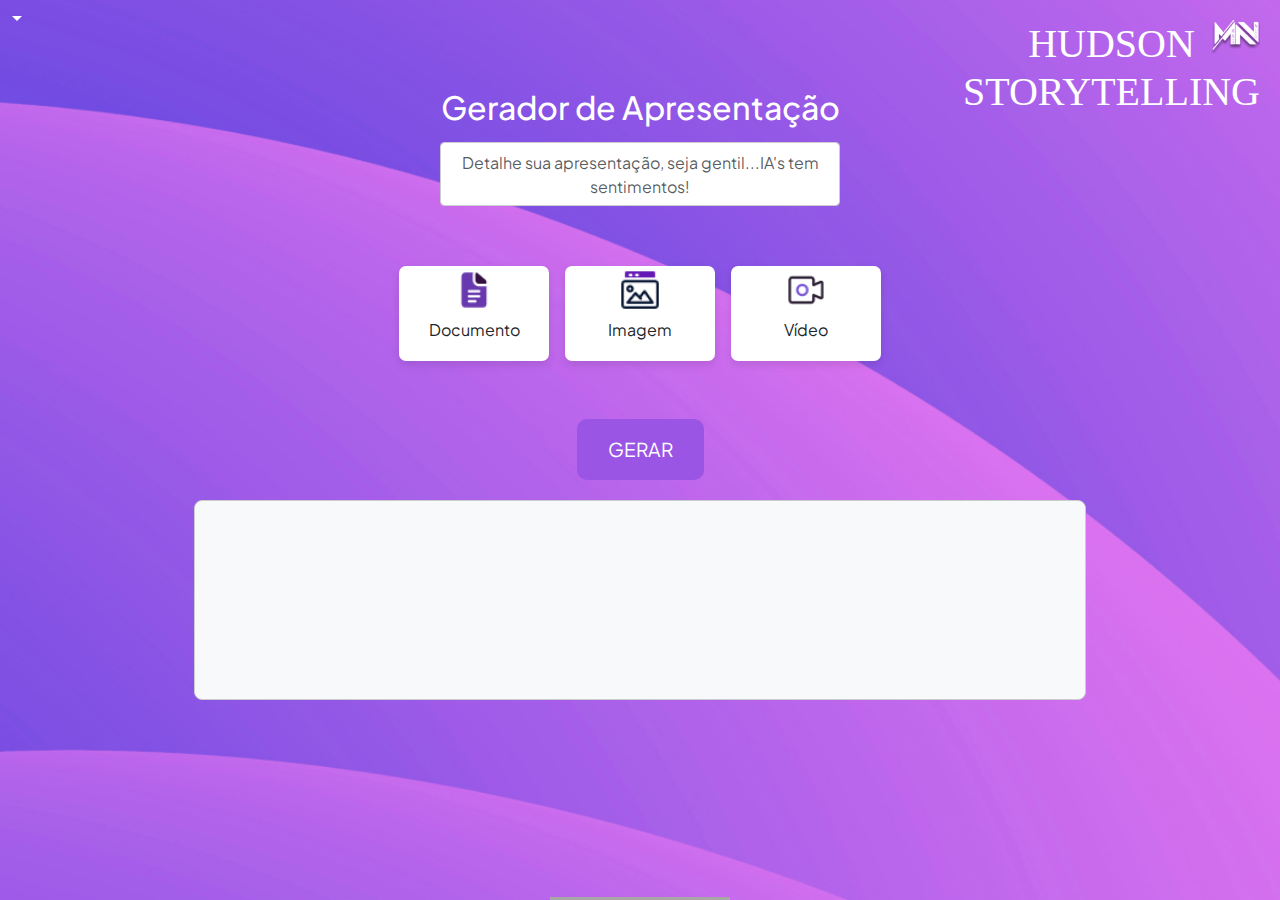
<file: assets/html/index.html>
<script type="importmap">
    {
      "imports": {
        "@google/generative-ai": "https://esm.run/@google/generative-ai"
      }
    }
</script>
<!DOCTYPE html>
<html lang="pt-br">

<head>
    <script type="module" src="/assets/js/api.js"></script>
    <meta charset="UTF-8">
    <meta name="viewport" content="width=device-width, initial-scale=1.0">
    <title>Gerador de PowerPoint</title>
    <link rel="stylesheet" href="https://cdn.jsdelivr.net/npm/bootstrap@5.2.3/dist/css/bootstrap.min.css">
    <link rel="stylesheet" href="/assets/css/style.css">
    <link rel="preconnect" href="https://fonts.googleapis.com">
    <link rel="preconnect" href="https://fonts.gstatic.com" crossorigin>
    <link href="https://fonts.googleapis.com/css2?family=Plus+Jakarta+Sans:ital,wght@0,200..800;1,200..800&display=swap"
        rel="stylesheet">
</head>

<body>

    <!-- Backdrop -->
    <div class="backdrop" id="backdrop"></div>

    <img src="/fotos/magnus.png" alt="Logo MAGNUS" class="mini-logo">

    <nav class="navbar navbar-expand-lg custom-navbar">
        <img src="/fotos/magnus.png" alt="Logo MAGNUS" class="mini-logo">
        <button class="navbar-toggler" type="button" data-toggle="collapse" data-target="#navbarNav" aria-controls="navbarNav" aria-expanded="false" aria-label="Toggle navigation">
          <span class="navbar-toggler-icon"></span>
        </button>
        <div class="collapse navbar-collapse" id="navbarNav">
          <ul class="navbar-nav ml-auto">
            <li class="nav-item dropdown">
              <a class="nav-link dropdown-toggle" href="#" id="helpDropdown" role="button" data-toggle="dropdown" aria-haspopup="true" aria-expanded="false">
              </a>
              <div class="dropdown-menu" aria-labelledby="helpDropdown">
                <a class="dropdown-item" href="#" id="help-link">Ajuda</a>
                <a class="dropdown-item" href="/assets/html/suporte.html">Suporte</a>
                <a class="dropdown-item" href="/assets/html/sobre.html">Sobre</a>
              </div>
            </li>
          </ul>
        </div>
      </nav>
    
      <!-- Seção de perguntas frequentes -->
      <div class="container content-section" id="faq-section" style="display: none;">
        <h3>Perguntas Frequentes</h3>
        <div class="accordion" id="faqAccordion">
          <div class="card">
            <div class="card-header" id="headingOne">
              <h5 class="mb-0">
                <button class="btn btn-link" type="button" data-toggle="collapse" data-target="#collapseOne" aria-expanded="true" aria-controls="collapseOne">
                  Como adicionar vídeos?
                </button>
              </h5>
            </div>
            <div id="collapseOne" class="collapse show" aria-labelledby="headingOne" data-parent="#faqAccordion">
              <div class="card-body">
                Na página de edição do slide, existe um clip, neste clip, você consegue adicionar fotos e vídeos.
              </div>
            </div>
          </div>
          <div class="card">
            <div class="card-header" id="headingTwo">
              <h5 class="mb-0">
                <button class="btn btn-link collapsed" type="button" data-toggle="collapse" data-target="#collapseTwo" aria-expanded="false" aria-controls="collapseTwo">
                  Como alterar o título de um slide?
                </button>
              </h5>
            </div>
            <div id="collapseTwo" class="collapse" aria-labelledby="headingTwo" data-parent="#faqAccordion">
              <div class="card-body">
                No editor de slides, clique no título e faça a edição diretamente na caixa de texto.
              </div>
            </div>
          </div>
          <div class="card">
            <div class="card-header" id="headingThree">
              <h5 class="mb-0">
                <button class="btn btn-link collapsed" type="button" data-toggle="collapse" data-target="#collapseThree" aria-expanded="false" aria-controls="collapseThree">
                  Como salvar as alterações?
                </button>
              </h5>
            </div>
            <div id="collapseThree" class="collapse" aria-labelledby="headingThree" data-parent="#faqAccordion">
              <div class="card-body">
                Após realizar as edições, clique no botão "Salvar" no canto superior direito.
              </div>
            </div>
          </div>
        </div>
      </div>


    <div class="container conteiner-principal d-flex flex-column justify-content-center align-items-center">

        <div class="cabecalho">
            <h1 class="titulo text-center mb-5 fs-1 ">HUDSON <br> STORYTELLING</h1>
        </div>

        <div class="text-center mt-5 pesquisa">
            <section>
                <h2 class="mb-3 title">Gerador de Apresentação</h2>
            </section>
            <textarea id="search" class="form-control campo-detalhamento text-center mx-auto"
                placeholder="Detalhe sua apresentação, seja gentil...IA's tem sentimentos!"></textarea>
        </div>

        <!-- Input para upload de imagem escondido -->
        <input type="file" id="imageUpload" class="form-control d-none" accept="image/*">
        <!-- Input para upload de documentos escondido -->
        <input type="file" id="docUpload" class="form-control d-none" accept=".csv,.pdf,.doc,.docx,.txt,">

        <!-- Adiciona uma área para exibir o nome do arquivo ou a pré-visualização da imagem -->
        <div id="filePreview" class="mt-3"></div>

        <div class="d-flex justify-content-center mb-5 mt-4">
            <div class="botao-selecao mx-2" id="docButton">
                <img src="/fotos/doc.png" alt="Ícone de um arquivo" class="img-fluid icon">
                <p class="text-center mt-2">Documento</p>
            </div>
            <!-- Botão de seleção de imagem agora também abre o explorador de arquivos -->
            <div class="botao-selecao mx-2" id="imageButton">
                <img src="/fotos/foto.png" alt="Ícone de uma imagem" class="img-fluid icon">
                <p class="text-center mt-2">Imagem</p>
            </div>
            <!--
            --------------------------------------------------------------------------------+
            div class="botao-selecao mx-2">
                <img src="/fotos/texto.png" alt="Ícone de um texto" class="img-fluid icon">
                <p class="text-center mt-2">Texto</p>
            </div
            --------------------------------------------------------------------------------+
            Não sei se essa parte é necessária, porque o prompt por texto já ocorre naturalmente pela box
            -->
            <div class="botao-selecao mx-2">
                <img src="/fotos/video.png" alt="Ícone de um vídeo" class="img-fluid icon">
                <p class="text-center mt-2">Vídeo</p>
            </div>
        </div>

        <button class="btn botao-gerar" id="generateButton">GERAR</button>
        <div id="output" class="output-area"></div>

    </div>



    <script src="https://code.jquery.com/jquery-3.5.1.slim.min.js"></script>
    <script src="https://cdn.jsdelivr.net/npm/@popperjs/core@2.9.2/dist/umd/popper.min.js"></script>
    <script src="https://stackpath.bootstrapcdn.com/bootstrap/4.5.2/js/bootstrap.min.js"></script>
    <script src="/assets/js/script.js"></script>
</body>

</html>
</file>
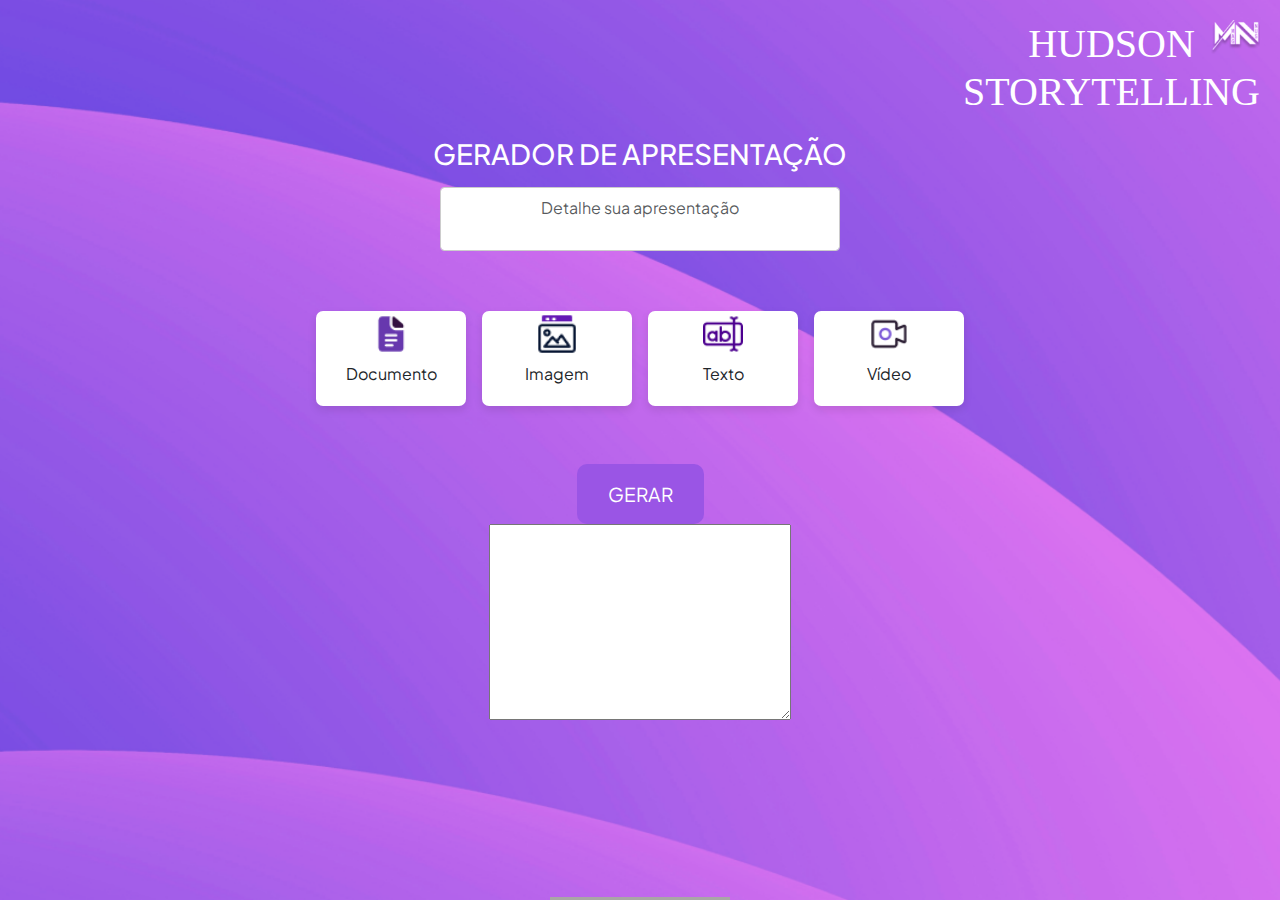
<file: assets/html/main.html>
<script type="importmap">
    {
      "imports": {
        "@google/generative-ai": "https://esm.run/@google/generative-ai"
      }
    }
</script>
<!DOCTYPE html>
<html lang="pt-br">
<head>
    <meta charset="UTF-8">
    <meta name="viewport" content="width=device-width, initial-scale=1.0">
    <title>Gerador de PowerPoint</title>
    <link rel="stylesheet" href="https://cdn.jsdelivr.net/npm/bootstrap@5.2.3/dist/css/bootstrap.min.css">
    <link rel="stylesheet" href="/assets/css/style.css">

    <link rel="preconnect" href="https://fonts.googleapis.com">
    <link rel="preconnect" href="https://fonts.gstatic.com" crossorigin>
    <link href="https://fonts.googleapis.com/css2?family=Plus+Jakarta+Sans:ital,wght@0,200..800;1,200..800&display=swap" rel="stylesheet">
</head>
<body>

    <img src="/fotos/magnus.png" alt="Logo MAGNUS" class="mini-logo">

    <div class="container conteiner-principal d-flex flex-column justify-content-center align-items-center">

        <div class="cabecalho">
            <h1 class="titulo text-center mb-5 fs-1 ">HUDSON <br> STORYTELLING</h1>
        </div>

        <div class="text-center mt-5 pesquisa">
            <section>
                <h3 class="mb-3 title" >GERADOR DE APRESENTAÇÃO</h3>
            </section>
            <textarea id="search" class="form-control campo-detalhamento text-center mx-auto" placeholder="Detalhe sua apresentação"></textarea>
        </div>

        <!-- Input para upload de imagem escondido -->
        <input type="file" id="imageUpload" class="form-control d-none" accept="image/*">
        
        <!-- Adiciona uma área para exibir o nome do arquivo ou a pré-visualização da imagem -->
        <div id="imagePreview" class="mt-3"></div>

        <div class="d-flex justify-content-center mb-5 mt-4">
            <div class="botao-selecao mx-2">
                <img src="/fotos/doc.png" alt="Ícone de um arquivo" class="img-fluid icon">
                <p class="text-center mt-2">Documento</p>
            </div>
            <!-- Botão de seleção de imagem agora também abre o explorador de arquivos -->
            <div class="botao-selecao mx-2" id="imageButton">
                <img src="/fotos/foto.png" alt="Ícone de uma imagem" class="img-fluid icon">
                <p class="text-center mt-2">Imagem</p>
            </div>
            <div class="botao-selecao mx-2">
                <img src="/fotos/texto.png" alt="Ícone de um texto" class="img-fluid icon">
                <p class="text-center mt-2">Texto</p>
            </div>
            <div class="botao-selecao mx-2">
                <img src="/fotos/video.png" alt="Ícone de um vídeo" class="img-fluid icon">
                <p class="text-center mt-2">Vídeo</p>
            </div>
        </div>
        
        <button class="btn botao-gerar" id="generateButton">GERAR</button>
        <textarea id="output" rows="10" cols="30"></textarea>

    </div>
    <script type="module">
        import { GoogleGenerativeAI } from "@google/generative-ai";

        // Acessar sua chave de API
        const API_KEY = "AIzaSyAZ05DFP2IQe4WOHhKuiIedGCfRK88FrWw"; // Substitua por sua chave API

        // Inicializa a API
        const genAI = new GoogleGenerativeAI(API_KEY);
        const model = genAI.getGenerativeModel({ model: "gemini-1.5-flash" });

        // Função para ler a imagem como Base64
        function readImageFile(file) {
            return new Promise((resolve, reject) => {
                const reader = new FileReader();
                reader.onload = () => resolve(reader.result); // Retorna a imagem em Base64
                reader.onerror = (error) => reject(error);
                reader.readAsDataURL(file); // Converte a imagem para Base64
            });
        }

        // Função para processar o input do usuário e gerar o conteúdo
        async function run(prompt, imageBase64) {
            const inputs = [prompt];
            if (imageBase64) {
                inputs.push({
                    inlineData: {
                        data: imageBase64.split(",")[1], // Remove o prefixo "data:image/jpeg;base64,"
                        mimeType: "image/jpeg", // Altere conforme o tipo de imagem, se necessário
                    },
                });
            }

            try {
                const result = await model.generateContent(inputs);
                const response = await result.response.text(); // Obtenha o texto da resposta
                document.getElementById('output').value = response; // Exiba o texto na textarea
            } catch (error) {
                console.error("Erro ao gerar conteúdo:", error);
                document.getElementById('output').value = "Erro ao gerar conteúdo";
            }
        }

        // Abre o explorador de arquivos ao clicar no botão de seleção de imagem
        document.getElementById('imageButton').addEventListener('click', () => {
            document.getElementById('imageUpload').click(); // Simula o clique no input de arquivo
        });

        // Função para exibir o nome do arquivo ou a pré-visualização da imagem
        document.getElementById('imageUpload').addEventListener('change', async function () {
            const file = this.files[0];
            const previewDiv = document.getElementById('imagePreview');

            if (file) {
                // Exibe o nome do arquivo
                previewDiv.innerHTML = `<p>Imagem selecionada: ${file.name}</p>`;

                // Se desejar exibir uma miniatura da imagem
                const imageBase64 = await readImageFile(file);
                previewDiv.innerHTML += `<img src="${imageBase64}" alt="Pré-visualização da Imagem" class="img-thumbnail mt-2" style="max-width: 200px;">`;
            } else {
                previewDiv.innerHTML = ""; // Limpa a visualização se o arquivo for removido
            }
        });

        // Adiciona um event listener ao botão "GERAR"
        document.getElementById('generateButton').addEventListener('click', async () => {
            const userInput = document.getElementById('search').value; // Pega o input do usuário
            const imageFile = document.getElementById('imageUpload').files[0]; // Pega o arquivo de imagem

            if (!userInput.trim() && !imageFile) { // Verifica se o input e a imagem estão vazios
                document.getElementById('output').value = "Por favor, insira detalhes para sua apresentação ou faça upload de uma imagem.";
                return;
            }

            let imageBase64 = null;

            if (imageFile) {
                try {
                    imageBase64 = await readImageFile(imageFile); // Converte a imagem para Base64
                } catch (error) {
                    console.error("Erro ao ler a imagem:", error);
                    document.getElementById('output').value = "Erro ao processar a imagem.";
                    return;
                }
            }

            // Chama a função de geração com o input do usuário e a imagem
            await run(userInput, imageBase64);
        });
    </script>
    <script src="https://cdn.jsdelivr.net/npm/bootstrap@5.2.3/dist/js/bootstrap.bundle.min.js"></script>
    <script src="/assets/js/script.js"></script>
</body>
</html>
</file>
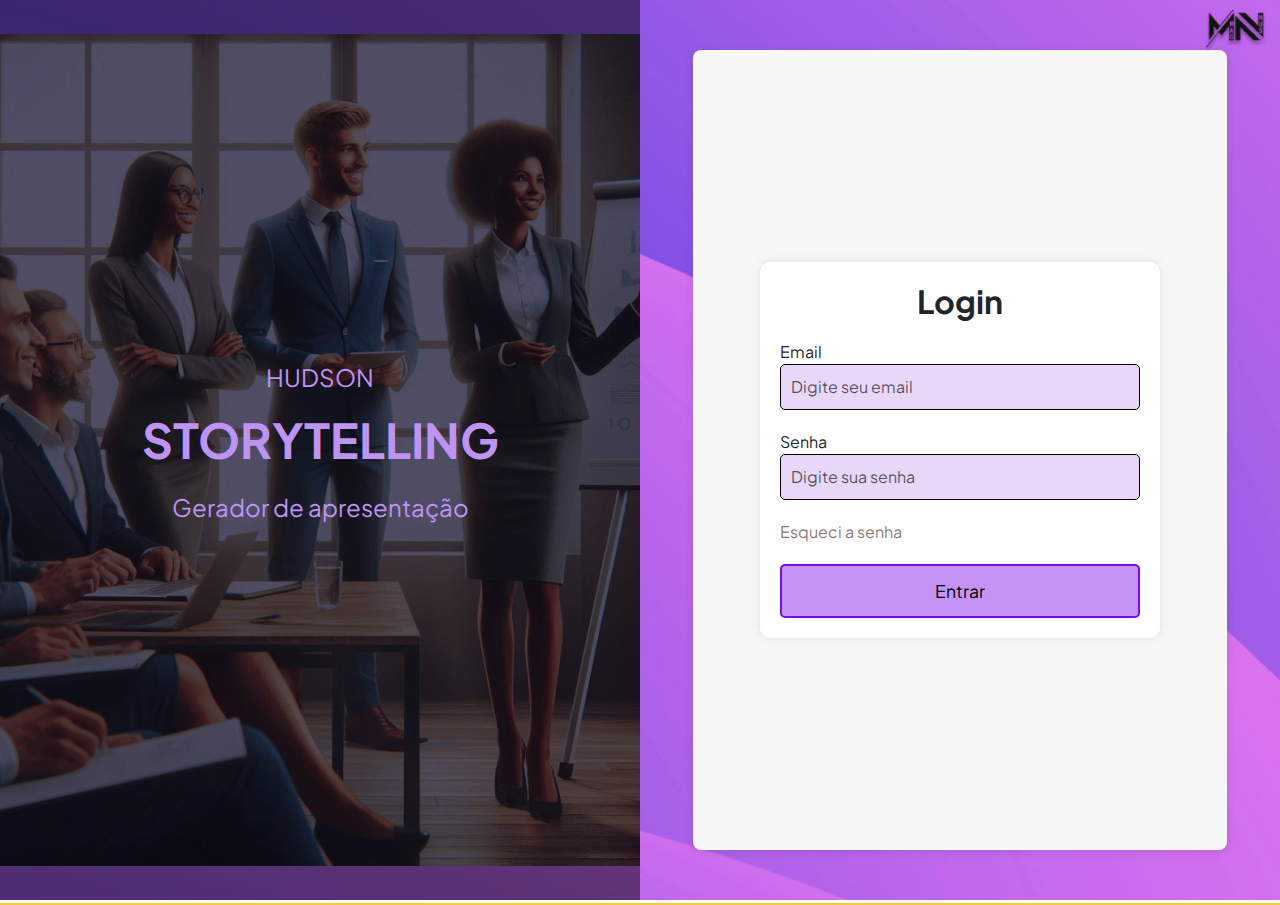
<file: assets/html/paginalogin.html>
<!DOCTYPE html>
<html lang="en">
<head>
    <meta charset="UTF-8">
    <meta name="viewport" content="width=device-width, initial-scale=1.0">
    <title>Login</title>
    <link rel="stylesheet" href="https://cdn.jsdelivr.net/npm/bootstrap@5.2.3/dist/css/bootstrap.min.css">
    <link rel="stylesheet" href="/assets/css/style.css">

    <link rel="preconnect" href="https://fonts.googleapis.com">
    <link rel="preconnect" href="https://fonts.gstatic.com" crossorigin>
    <link href="https://fonts.googleapis.com/css2?family=Plus+Jakarta+Sans:ital,wght@0,200..800;1,200..800&display=swap" rel="stylesheet">
</head>
<body id="pagina-login">

    <div class="logo-container">
        <img src="/fotos/magnus2.png" alt="Logo" class="logo">
    </div>

    <div class="container-fluid d-flex p-0">
        <!-- Coluna esquerda com a imagem e texto -->
        <div class="col-lg-7 d-none d-lg-flex align-items-center justify-content-center image-container">
            <div class="text-container">
                <p>HUDSON</p>
                <h1>STORYTELLING</h1>
                <p>Gerador de apresentação</p>
            </div>
        </div>
        <!-- Coluna direita com o formulário de login -->
        <div class="col-lg-5 d-flex align-items-center justify-content-center form-container">
            <div class="login-container">
                <h2>Login</h2>
                <form>
                    <div class="form-group">
                        <label for="email">Email</label>
                        <input type="email" class="form-control" id="email" placeholder="Digite seu email">
                    </div>
                    <div class="form-group">
                        <label for="password">Senha</label>
                        <input type="password" class="form-control" id="password" placeholder="Digite sua senha">
                    </div>
                    <div class="text-right">
                        <a href="#" class="forgot-password">Esqueci a senha</a>
                    </div>
                    <div class="text-center mt-3">
                        <a href="/assets/html/sobre.html" class="btn btn-primary">Entrar</a>
                      </div>
                </form>
            </div>
        </div>
    </div>
    <!-- Importando o Bootstrap JS e dependências -->
    <script src="https://code.jquery.com/jquery-3.5.1.slim.min.js"></script>
    <script src="https://cdn.jsdelivr.net/npm/@popperjs/core@2.9.1/dist/umd/popper.min.js"></script>
    <script src="https://stackpath.bootstrapcdn.com/bootstrap/4.5.2/js/bootstrap.min.js"></script>
</body>

</html>
</html>
</file>
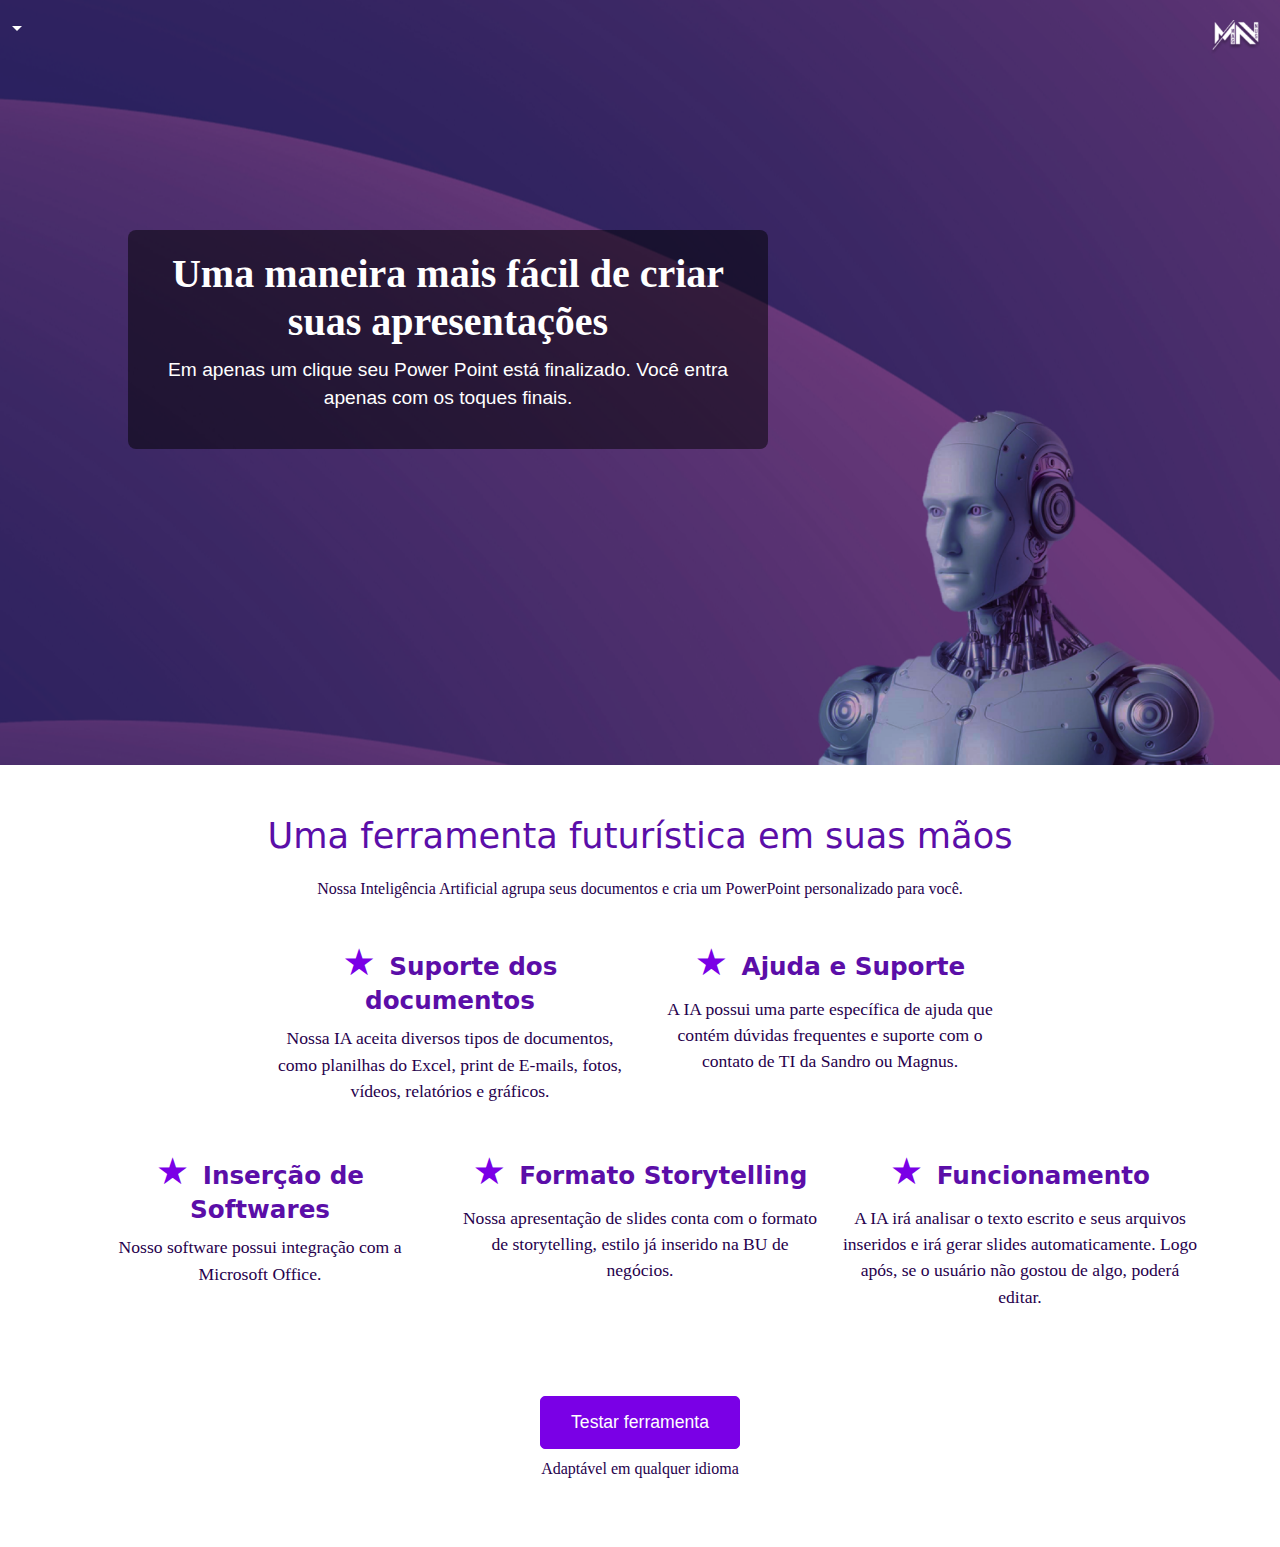
<file: assets/html/sobre.html>
<!DOCTYPE html>
<html lang="pt-br">
<head>
    <meta charset="UTF-8">
    <meta name="viewport" content="width=device-width, initial-scale=1.0">
    <title>Sobre - Magnus</title>
    <link rel="preconnect" href="https://fonts.googleapis.com">
    <link rel="preconnect" href="https://fonts.gstatic.com" crossorigin>
    <link rel="stylesheet" href="https://cdn.jsdelivr.net/npm/bootstrap@5.2.3/dist/css/bootstrap.min.css">
    <link rel="stylesheet" href="/assets/css/style.css">
</head>
<body>

    <!-- Backdrop -->
    <div class="backdrop" id="backdrop"></div>

    <img src="/fotos/magnus.png" alt="Logo MAGNUS" class="mini-logo">

    <nav class="navbar navbar-expand-lg custom-navbar">
        <img src="/fotos/magnus.png" alt="Logo MAGNUS" class="mini-logo">
        <button class="navbar-toggler" type="button" data-toggle="collapse" data-target="#navbarNav" aria-controls="navbarNav" aria-expanded="false" aria-label="Toggle navigation">
          <span class="navbar-toggler-icon"></span>
        </button>
        <div class="collapse navbar-collapse" id="navbarNav">
          <ul class="navbar-nav ml-auto">
            <li class="nav-item dropdown">
              <a class="nav-link dropdown-toggle" href="#" id="helpDropdown" role="button" data-toggle="dropdown" aria-haspopup="true" aria-expanded="false">
              </a>
              <div class="dropdown-menu" aria-labelledby="helpDropdown">
                <a class="dropdown-item" href="#" id="help-link">Ajuda</a>
                <a class="dropdown-item" href="/assets/html/suporte.html">Suporte</a>
                <a class="dropdown-item" href="/assets/html/sobre.html">Sobre</a>
              </div>
            </li>
          </ul>
        </div>
      </nav>
    
      <!-- Seção de perguntas frequentes -->
      <div class="container content-section" id="faq-section" style="display: none;">
        <h3>Perguntas Frequentes</h3>
        <div class="accordion" id="faqAccordion">
          <div class="card">
            <div class="card-header" id="headingOne">
              <h5 class="mb-0">
                <button class="btn btn-link" type="button" data-toggle="collapse" data-target="#collapseOne" aria-expanded="true" aria-controls="collapseOne">
                  Como adicionar vídeos?
                </button>
              </h5>
            </div>
            <div id="collapseOne" class="collapse show" aria-labelledby="headingOne" data-parent="#faqAccordion">
              <div class="card-body">
                Na página de edição do slide, existe um clip, neste clip, você consegue adicionar fotos e vídeos.
              </div>
            </div>
          </div>
          <div class="card">
            <div class="card-header" id="headingTwo">
              <h5 class="mb-0">
                <button class="btn btn-link collapsed" type="button" data-toggle="collapse" data-target="#collapseTwo" aria-expanded="false" aria-controls="collapseTwo">
                  Como alterar o título de um slide?
                </button>
              </h5>
            </div>
            <div id="collapseTwo" class="collapse" aria-labelledby="headingTwo" data-parent="#faqAccordion">
              <div class="card-body">
                No editor de slides, clique no título e faça a edição diretamente na caixa de texto.
              </div>
            </div>
          </div>
          <div class="card">
            <div class="card-header" id="headingThree">
              <h5 class="mb-0">
                <button class="btn btn-link collapsed" type="button" data-toggle="collapse" data-target="#collapseThree" aria-expanded="false" aria-controls="collapseThree">
                  Como salvar as alterações?
                </button>
              </h5>
            </div>
            <div id="collapseThree" class="collapse" aria-labelledby="headingThree" data-parent="#faqAccordion">
              <div class="card-body">
                Após realizar as edições, clique no botão "Salvar" no canto superior direito.
              </div>
            </div>
          </div>
        </div>
      </div>

    <!-- Seção principal da página "Sobre" -->
    <header class="sobre-header text-center">
        <div class="overlay">
            <h1 class="main-title">Uma maneira mais fácil de criar suas apresentações</h1>
            <p class="subtitle">Em apenas um clique seu Power Point está finalizado. Você entra apenas com os toques finais.</p>
        </div>
        <img src="/fotos/robopng1.png" alt="Imagem de um robô" class="img-fluid robot-image">
    </header>

    <section class="ferramenta text-center">
        <h2>Uma ferramenta futurística em suas mãos</h2>
        <p class="subtitulo">Nossa Inteligência Artificial agrupa seus documentos e cria um PowerPoint personalizado para você.</p>
    
        <div class="container">
            <div class="row justify-content-center">
                <div class="col-md-4">
                    <h3><span class="star-icon">★</span> Suporte dos documentos</h3>
                    <p>Nossa IA aceita diversos tipos de documentos, como planilhas do Excel, print de E-mails, fotos, vídeos, relatórios e gráficos.</p>
                </div>
                <div class="col-md-4">
                    <h3><span class="star-icon">★</span> Ajuda e Suporte</h3>
                    <p>A IA possui uma parte específica de ajuda que contém dúvidas frequentes e suporte com o contato de TI da Sandro ou Magnus.</p>
                </div>
                <div class="w-100"></div> <!-- Quebra de linha para garantir o alinhamento correto -->
                <div class="col-md-4">
                    <h3><span class="star-icon">★</span> Inserção de Softwares</h3>
                    <p>Nosso software possui integração com a Microsoft Office.</p>
                </div>
                <div class="col-md-4">
                    <h3><span class="star-icon">★</span> Formato Storytelling</h3>
                    <p>Nossa apresentação de slides conta com o formato de storytelling, estilo já inserido na BU de negócios.</p>
                </div>
                <div class="col-md-4">
                    <h3><span class="star-icon">★</span> Funcionamento</h3>
                    <p>A IA irá analisar o texto escrito e seus arquivos inseridos e irá gerar slides automaticamente. Logo após, se o usuário não gostou de algo, poderá editar.</p>
                </div>
            </div>
            <div class="text-center mt-3">
                <a href="/assets/html/index.html" class="btn btn-primary mt-4">Testar ferramenta</a>
            </div>
            <p class="adaptavel-text mt-2">Adaptável em qualquer idioma</p>
        </div>
    </section>

    <script src="https://code.jquery.com/jquery-3.5.1.slim.min.js"></script>
    <script src="https://cdn.jsdelivr.net/npm/@popperjs/core@2.9.2/dist/umd/popper.min.js"></script>
    <script src="https://stackpath.bootstrapcdn.com/bootstrap/4.5.2/js/bootstrap.min.js"></script>
    <script src="/assets/js/script.js"></script>
</body>
</html>
</file>
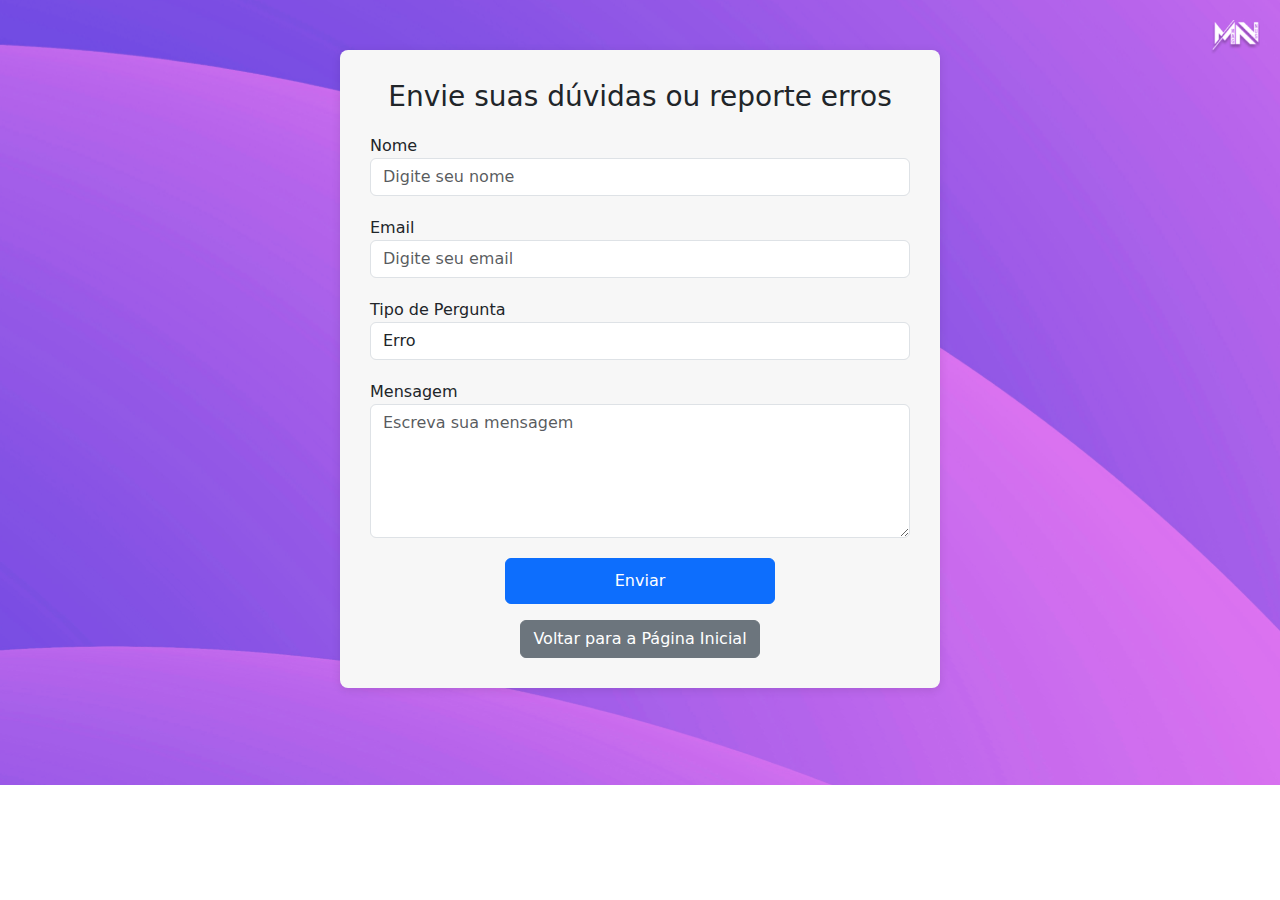
<file: assets/html/suporte.html>
<!DOCTYPE html>
<html lang="pt-br">

<head>
    <meta charset="UTF-8">
    <meta name="viewport" content="width=device-width, initial-scale=1.0">
    <title>Suporte</title>
    <link rel="stylesheet" href="/assets/css/style.css">
    <link rel="stylesheet" href="https://cdn.jsdelivr.net/npm/bootstrap@5.2.3/dist/css/bootstrap.min.css">
    <link rel="preconnect" href="https://fonts.googleapis.com">
    <link rel="preconnect" href="https://fonts.gstatic.com" crossorigin>
    <link href="https://fonts.googleapis.com/css2?family=Plus+Jakarta+Sans:ital,wght@0,200..800;1,200..800&display=swap"
        rel="stylesheet">

</head>

<body>
    <img src="/fotos/magnus.png" alt="Logo MAGNUS" class="mini-logo">


    <div class="form-container">
        <h3 class="form-title">Envie suas dúvidas ou reporte erros</h3>
        <form action="submit_form.php" method="POST">
          <div class="form-group">
            <label for="nome">Nome</label>
            <input type="text" class="form-control" id="nome" name="nome" placeholder="Digite seu nome" required>
          </div>
          <div class="form-group">
            <label for="email">Email</label>
            <input type="email" class="form-control" id="email" name="email" placeholder="Digite seu email" required>
          </div>
          <div class="form-group">
            <label for="tipo">Tipo de Pergunta</label>
            <select class="form-control" id="tipo" name="tipo" required>
              <option value="erro">Erro</option>
              <option value="duvida">Dúvida</option>
              <option value="outros">Outros</option>
            </select>
          </div>
          <div class="form-group">
            <label for="mensagem">Mensagem</label>
            <textarea class="form-control" id="mensagem" name="mensagem" rows="5" placeholder="Escreva sua mensagem" required></textarea>
          </div>
          <div class="d-flex justify-content-center">
            <button type="submit" class="btn btn-primary">Enviar</button>
          </div>
        </form>
        
        <!-- Botão para voltar à página inicial -->
        <div class="text-center mt-3">
          <a href="/assets/html/index.html" class="btn btn-secondary">Voltar para a Página Inicial</a>
        </div>
      </div>
    
  
    
      <script src="https://code.jquery.com/jquery-3.5.1.slim.min.js"></script>
      <script src="https://cdn.jsdelivr.net/npm/@popperjs/core@2.9.2/dist/umd/popper.min.js"></script>
      <script src="https://stackpath.bootstrapcdn.com/bootstrap/4.5.2/js/bootstrap.min.js"></script>
      <script src="/assets/js/script.js"></script>
    

</body>

</html>
</file>
<file: assets/css/style.css>
/* Estilos para telas pequenas, como smartphones */
html {
    scroll-behavior: smooth;
}

/* Configurações básicas */
body {
    font-family: "Plus Jakarta Sans", sans-serif;
    font-optical-sizing: auto;
    background-image: url(/fotos/background.png);
    background-size: cover;
    background-position: center;
    background-repeat: no-repeat;
    margin: 0;
    padding: 0;
}

section .title::before {
    content: "";
    position: absolute;
    bottom: 0px;
    left: 50%;
    width: 180px;
    height: 3px;
    background: #a9a6a6;
    transform: translateX(-50%);
  }

/* Estilo e posição do logo */
.mini-logo {
    position: absolute;
    top: 20px; 
    right: 20px;  
    width: 50px; 
    height: auto; 
}
/* Tornar o navbar transparente */
.custom-navbar {
    background-color: transparent; /* Remove o fundo */
    border: none; /* Remove qualquer borda */
    z-index: 1000; /* Certifique-se de que o navbar fique acima do conteúdo */
    position: absolute; /* Deixa o navbar sobreposto ao conteúdo */
    width: 100%; /* Ocupa toda a largura */
}

.custom-navbar .nav-link {
    color: white; /* Cor dos links no navbar para garantir visibilidade */
    font-size: 1.1em;
    font-weight: bold;
}

.custom-navbar .nav-link:hover {
    color: #ccc; /* Cor dos links ao passar o mouse */
}

.custom-navbar .navbar-toggler {
    border-color: white; /* Cor do ícone de menu no modo mobile */
}


.backdrop {
    position: fixed;
    top: 0;
    left: 0;
    width: 100%;
    height: 100%;
    background-color: rgba(0, 0, 0, 0.5); 
    z-index: 999; 
    display: none; 
  }
  
.content-section {
    padding: 20px;
    background-color: white;
    position: fixed; /* Fixa a seção na tela */
    top: 0;
    left: 0;
    width: 100%;
    height: 100%; /* Ocupe a altura total */
    z-index: 1000; /* Certifique-se de que ela fique acima do conteúdo */
    overflow-y: auto; /* Habilita rolagem se o conteúdo for maior que a tela */
    display: none; /* Começa escondida */
  }
  

.cabecalho {
    width: 100%;
    height: 100px; /* Defina a altura que desejar */
    background-color: transparent; /* ou defina uma cor se necessário */
    font-family: 'NanumMyeongjo';
}

.titulo {
    position: absolute;
    top: 20px; /* Ajuste a distância do topo da página */
    right: 20px; /* Ajuste a distância da borda direita */
    margin-bottom: 50px; /* Aumente esse valor para aumentar o espaçamento */
    font-size: 36px; /* Ajuste o tamanho da fonte conforme necessário */
    color: white;
}

.title{
    color: white;
}

/* Contêiner principal */
.conteiner-principal {
    height: 80vh;
}

.pesquisa { 
    max-width: 60%;
    padding: 10px 10px 10px 10px;
}

/* Estilo do campo de detalhamento */
.campo-detalhamento {
    width: auto; /* Largura ajustável */
    min-width: 400px; /* Largura mínima */
    padding: 8px; /* Espaço interno */
    box-sizing: border-box; /* Inclui padding e border no cálculo da largura */
    border: 1px solid #ccc; /* Borda */
    border-radius: 4px; /* Bordas arredondadas */
    overflow: hidden; /* Oculta rolagem interna */
    resize: none; /* Desativa a redimensionamento manual */
    transition: height 0.3s ease; /* Transição suave para expansão vertical */
}

/* Estilo dos botões de seleção */
.botao-selecao {
    padding: 20px;  
    width: 150px;   
    height: 95px;  
    background-color: white;
    border-radius: 7px;
    box-shadow: 0 4px 8px rgba(0, 0, 0, 0.1);
    display: flex;
    flex-direction: column;
    align-items: center;
    justify-content: center;
    transition: transform 0.3s ease, box-shadow 0.3s ease;
    cursor: pointer;
    margin: 10px;  
}

.botao-selecao:hover {
    transform: scale(1.1);
    box-shadow: 0 6px 12px rgba(0, 0, 0, 0.2);
}

/* Estilo das imagens dentro dos botões */
.icon {
    width: 40px; 
    height: 40px;
}

/* Estilo do botão "Gerar" */
.botao-gerar {
    background-color: #9a55e5;
    color: white;
    padding: 15px 30px;
    border-radius: 10px;
    font-size: 1.2em;
    cursor: pointer;
    transition: background-color 0.3s ease;
}

.botao-gerar:hover {
    background-color: #8a45d5;
}


/* Estilo para a área de saída de texto */
.output-area {
    width: 80%; /* Ajuste a largura conforme necessário */
    min-height: 200px; /* Defina uma altura mínima */
    background-color: #f8f9fa; /* Fundo claro para contraste */
    padding: 15px; /* Espaçamento interno */
    border: 1px solid #ccc; /* Borda leve */
    border-radius: 8px; /* Bordas arredondadas */
    margin: 20px auto; /* Centralizar e adicionar espaçamento */
    overflow-y: auto; /* Adicionar rolagem se o conteúdo exceder a altura */
    font-family: "Plus Jakarta Sans", sans-serif; /* Usar a mesma fonte */
    color: #333; /* Cor do texto */
    word-wrap: break-word; /* Quebra de linha automática para não transbordar */
}



/* Estilo do rodapé */
.rodape {
    font-size: 0.8em;
}


/*FORMULARIO ESTILIZAÇÃO */

.form-container {
    background-color: white;
    padding: 30px;
    border-radius: 8px;
    box-shadow: 0 2px 10px rgba(0, 0, 0, 0.1);
    max-width: 600px;
    margin: 50px auto;
}
  
.form-title {
    text-align: center;
    margin-bottom: 20px;
}
  
.form-group {
    margin-bottom: 20px; /* Espaçamento entre os campos do formulário */
}


button.btn-primary {
    display: block;
    width: 50%; /* Ajuste a largura do botão conforme o necessário */
    margin: 0 auto; /* Centralizar o botão horizontalmente */
    padding: 10px; /* Ajustar o padding */
    font-size: 16px; /* Tamanho da fonte */
    text-align: center; /* Centralizar o texto dentro do botão */
}  
  




.sobre-header {
    position: relative;
    background-image: url('/fotos/background2.png'); /* Imagem de fundo */
    background-size: cover;
    background-position: center;
    height: 85vh;
    color: white;
    font-family: "Raleway", system-ui;
}

.overlay {
    position: absolute;
    top: 30%;
    left: 10%;
    width: 50%;
    background: rgba(0, 0, 0, 0.5); /* Fundo escuro para dar contraste */
    padding: 20px;
    border-radius: 8px;
}

.main-title {
    font-size: 2.5em;
    font-weight: bold;
    line-height: 1.2;
    font-family: "Spectral SC", serif;
}

.subtitle {
    font-size: 1.2em;
    margin-top: 10px;
    font-family: "Raleway", sans-serif;
    font-weight: 500;
}

.robot-image {
    position: absolute;
    right: 5%;
    bottom: 0;
    max-width: 35%; /* Ajustar o tamanho da imagem */
}

.autor {
    position: absolute;
    bottom: 10px;
    right: 5%;
    color: white;
    font-weight: bold;
    font-size: 1.1em;
}

/* Seção de descrição das funcionalidades */
.ferramenta {
    padding: 50px 20px;
    background-color: white;
}

.ferramenta h2 {
    font-size: 2.2em;
    color: #5B0EA8;
    margin-bottom: 20px;
    font-family: "Raleway", system-ui;
    font-weight: 500;
}

.subtitulo {
    font-size: 1.2em;
    color: #5B0EA8;
    margin-bottom: 40px;
    font-family: "Raleway", system-ui;
    font-weight: 500;
}

.ferramenta .row {
    display: flex;
    justify-content: center;
    flex-wrap: wrap;
}

.ferramenta .col-md-4 {
    margin-bottom: 30px;
    text-align: center;
    font-weight: 500;
    font-family: "Raleway", system-ui;
    font-size: 1.1em;
}

.ferramenta h3 {
    font-size: 1.4em;
    color: #5B0EA8;
    font-weight: bold;
    margin-bottom: 10px;
}

.ferramenta p {
    font-size: 1em;
    color: #26004C;
    font-family: Raleway;
}


.star-icon {
    color: #7a00e6;
    font-size: 1.5em;
    margin-right: 5px;
}

/* Quebra de linha forçada */
.w-100 {
    flex-basis: 100%;
    height: 0;
}

a.btn-primary {
    background-color: #7a00e6;
    border-color: #7a00e6;
    padding: 12px 30px;
    font-size: 1.1em;
    border-radius: 5px;
}

.adaptavel-text {
    font-size: 1em;
    color: #7a00e6;
    margin-top: 10px;
}


/* Login */

/* Desabilitar scroll apenas na página com o id #about-page */
#pagina-login {
    overflow: hidden;
    height: 100%;
}

.logo-container {
    position: absolute;
    top: 10px;
    right: 10px;
}

.logo {
    height: 50px; 
}

.container-fluid {
    height: 100vh;

}

.image-container {
    position: relative;
    background-image: url('/fotos/foto-login.png'); 
    background-position: center;
    background-repeat: no-repeat;
    color: white;
    text-align: center;
    height: 100%;
    width: 50%;
}

.image-container::before {
    content: "";
    position: absolute;
    top: 0;
    left: 0;
    width: 100%;
    height: 100%;
    background-color: rgba(0, 0, 0, 0.5); /* Cor preta com 50% de opacidade */
    z-index: 1;
}

.text-container {
    position: relative;
    z-index: 2; /* Texto fique acima da sobreposição */
    max-width: 70%;
}

.text-container h1 {
    font-size: 48px;
    margin-bottom: 20px;
    font-weight: bold;
    color: #BE94F3;
}

.text-container p {
    font-size: 24px;
    color: #BE94F3;
}

.form-container {
    background-color: #f7f7f7;
}

.login-container {
    width: 100%;
    max-width: 400px;
    padding: 20px;
    border-radius: 10px;
    background-color: white;
    box-shadow: 0px 0px 10px rgba(0, 0, 0, 0.1);
}

.login-container h2 {
    text-align: center;
    margin-bottom: 20px;
    font-weight: bold;
}

/* Estilização dos inputs */
.login-container .form-control {
    padding: 10px;
    border-radius: 5px;
    background-color: #E9D7F9; /* Cor de fundo dos inputs */
    border: 1px solid black; /* Cor da borda dos inputs */
    margin-bottom: 20px; /* Espaçamento entre os inputs */
}

/* Estilização do link "Esqueci a senha" */
.forgot-password {
    display: block;
    margin-bottom: 20px; /* Espaçamento abaixo do link */
    color: #8B7A7A; /* Cor do link */
    text-decoration: none;
}


/* Estilização do botão */
.login-container .btn-primary {
    width: 100%;
    background-color: #C592F5; /* Cor de fundo do botão */
    border-color: #7B0AE6; /* Cor da borda do botão */
    color: black; /* Cor do texto */
    border-width: 2px; /* Largura da borda */
}

.login-container .btn-primary:hover {
    background-color: #1e88e5; /* Cor do fundo ao passar o mouse */
    border-color: #1e88e5; /* Cor da borda ao passar o mouse */
}

/* Borda adicional colorida ao redor do botão */
.login-container .btn-primary::after {
    content: "";
    display: block;
    position: absolute;
    top: -5px;
    left: -5px;
    right: -5px;
    bottom: -5px;
    border: 2px solid #ffca28; /* Cor da borda externa */
    border-radius: 5px;
    z-index: -1; /* Coloca a borda atrás do botão */
}
</file>
